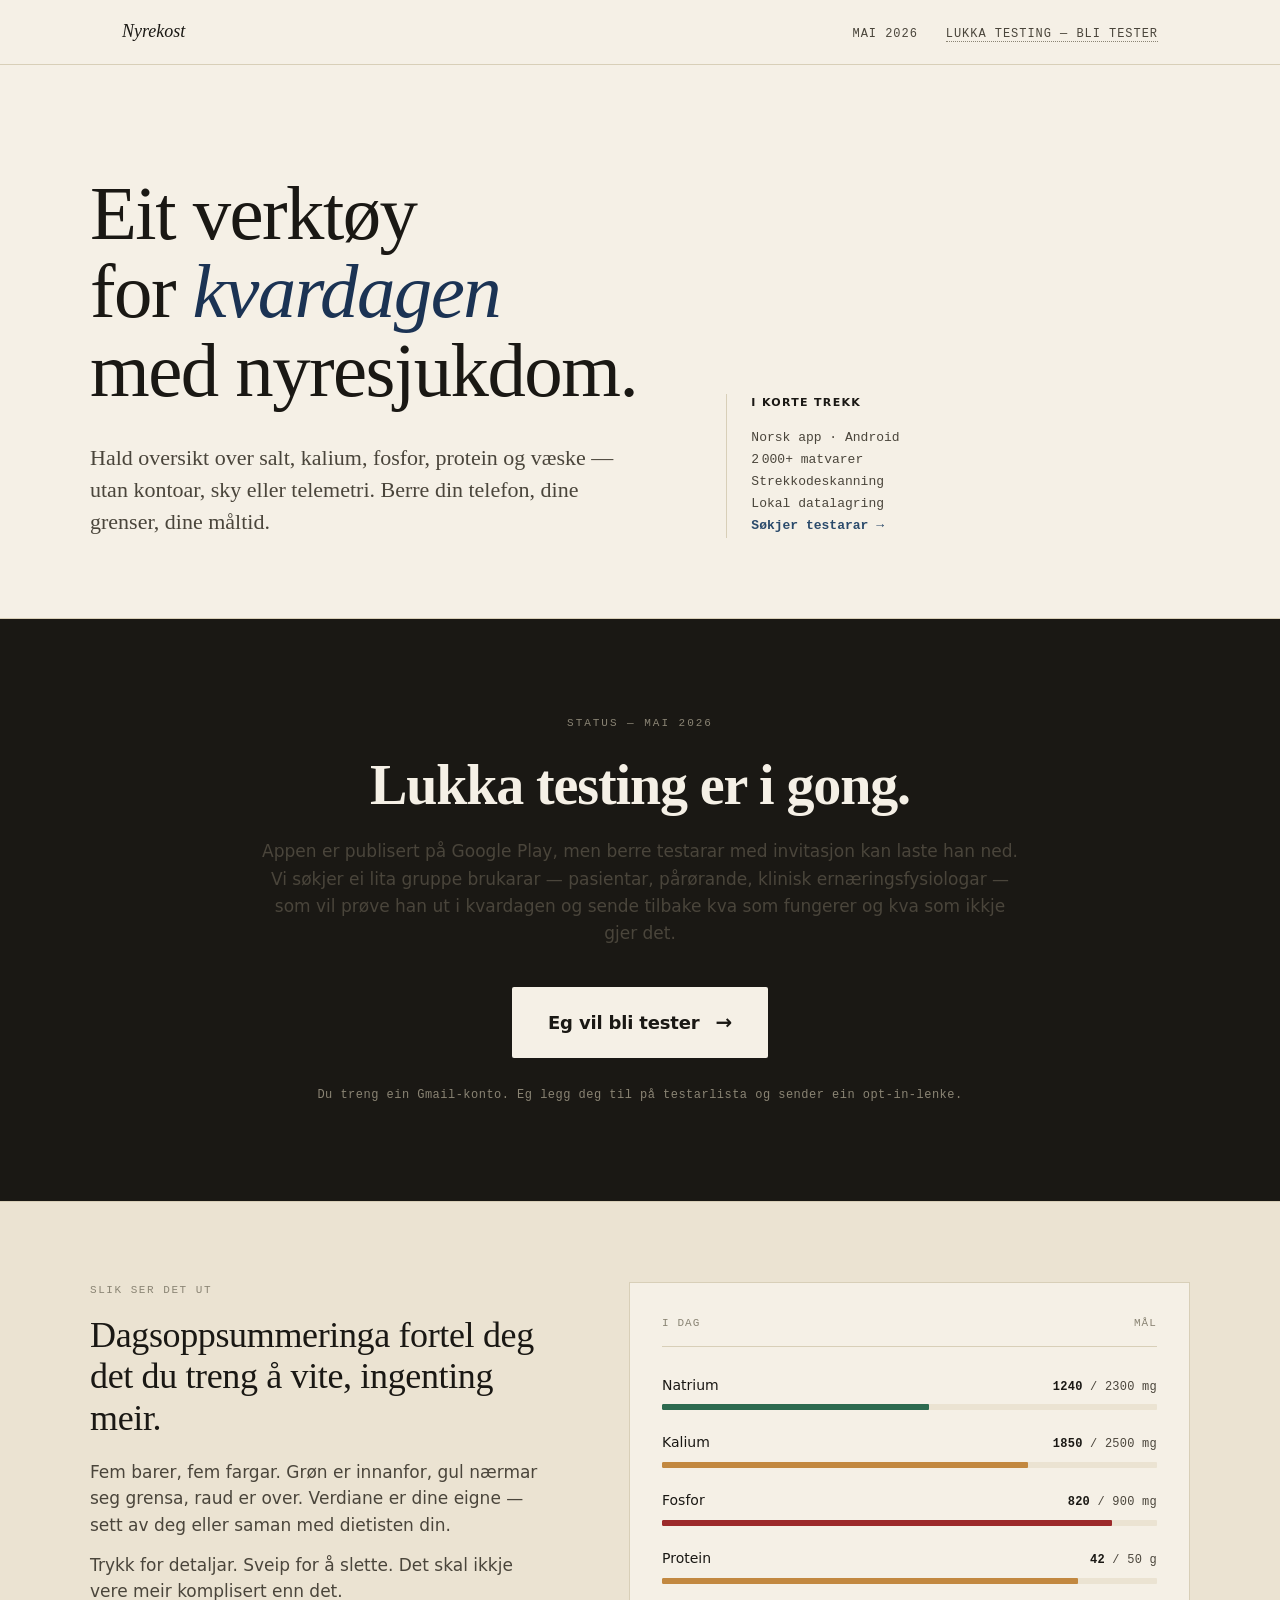
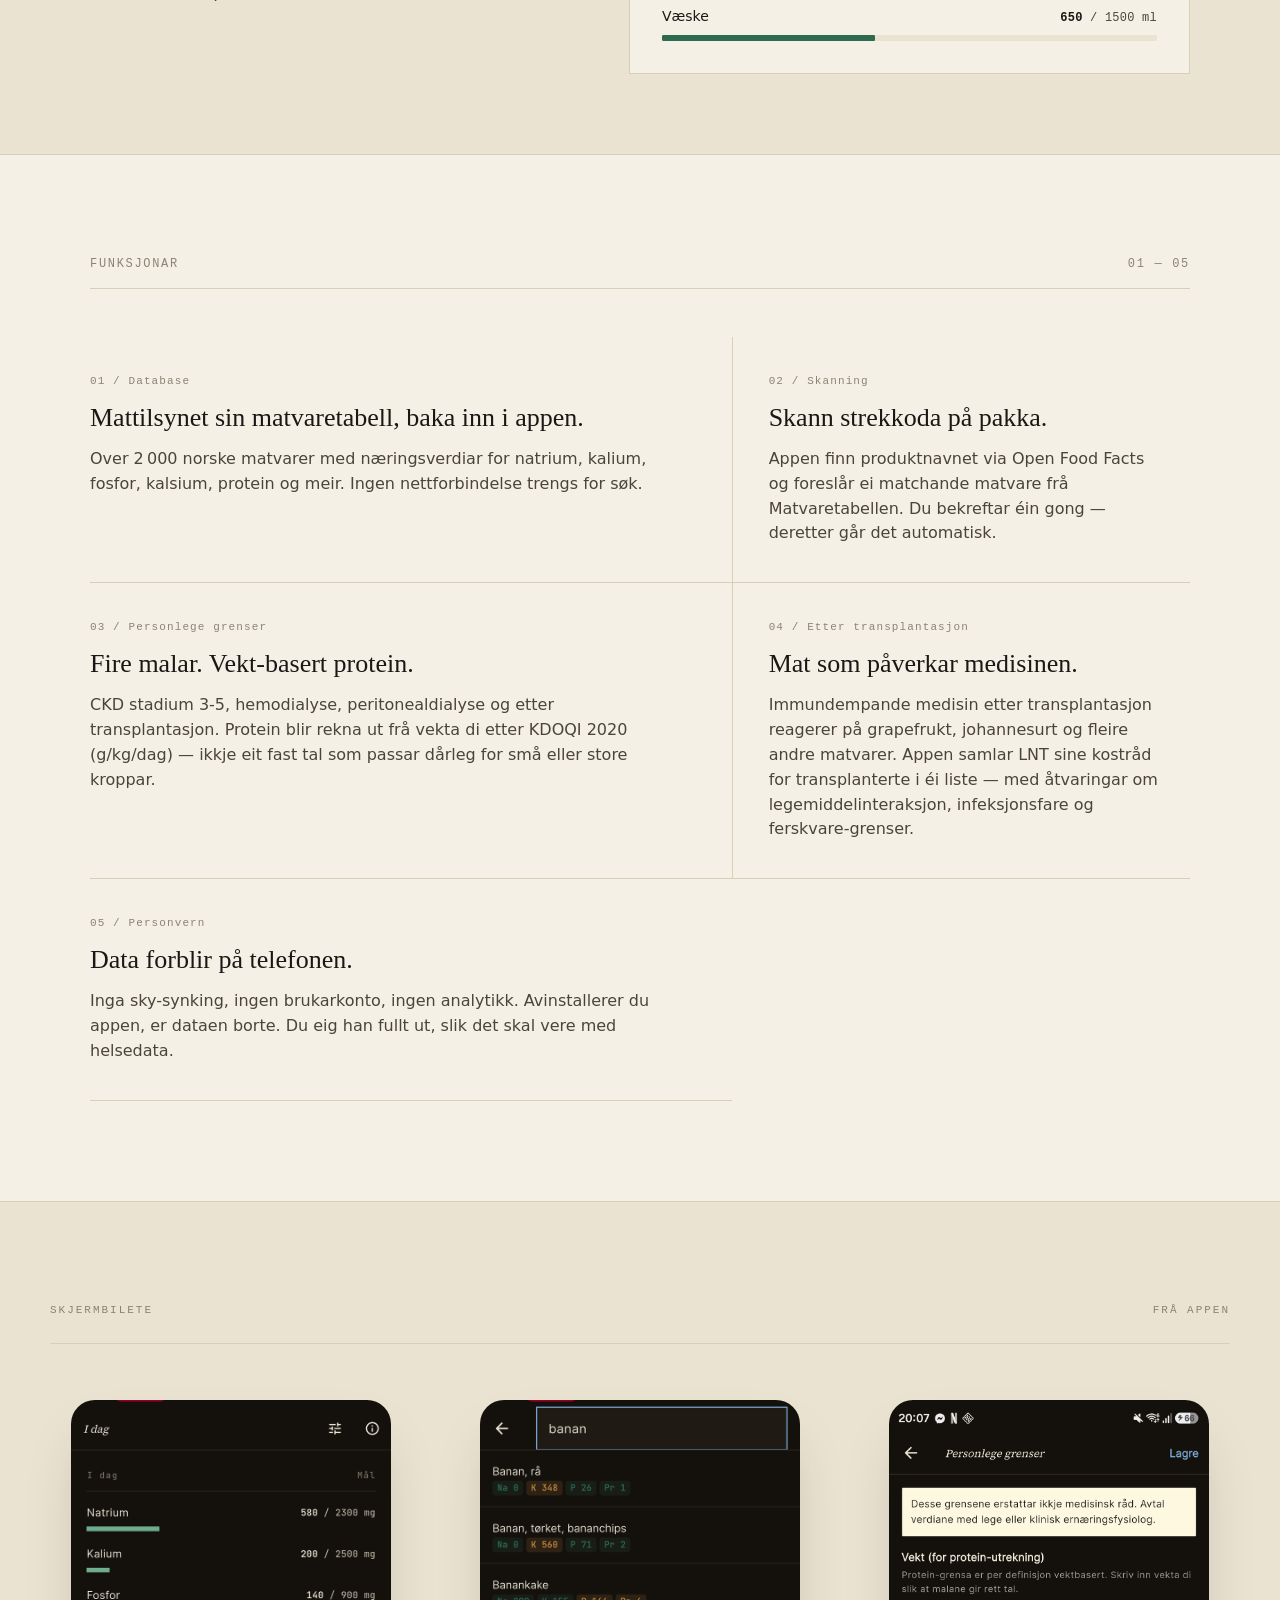
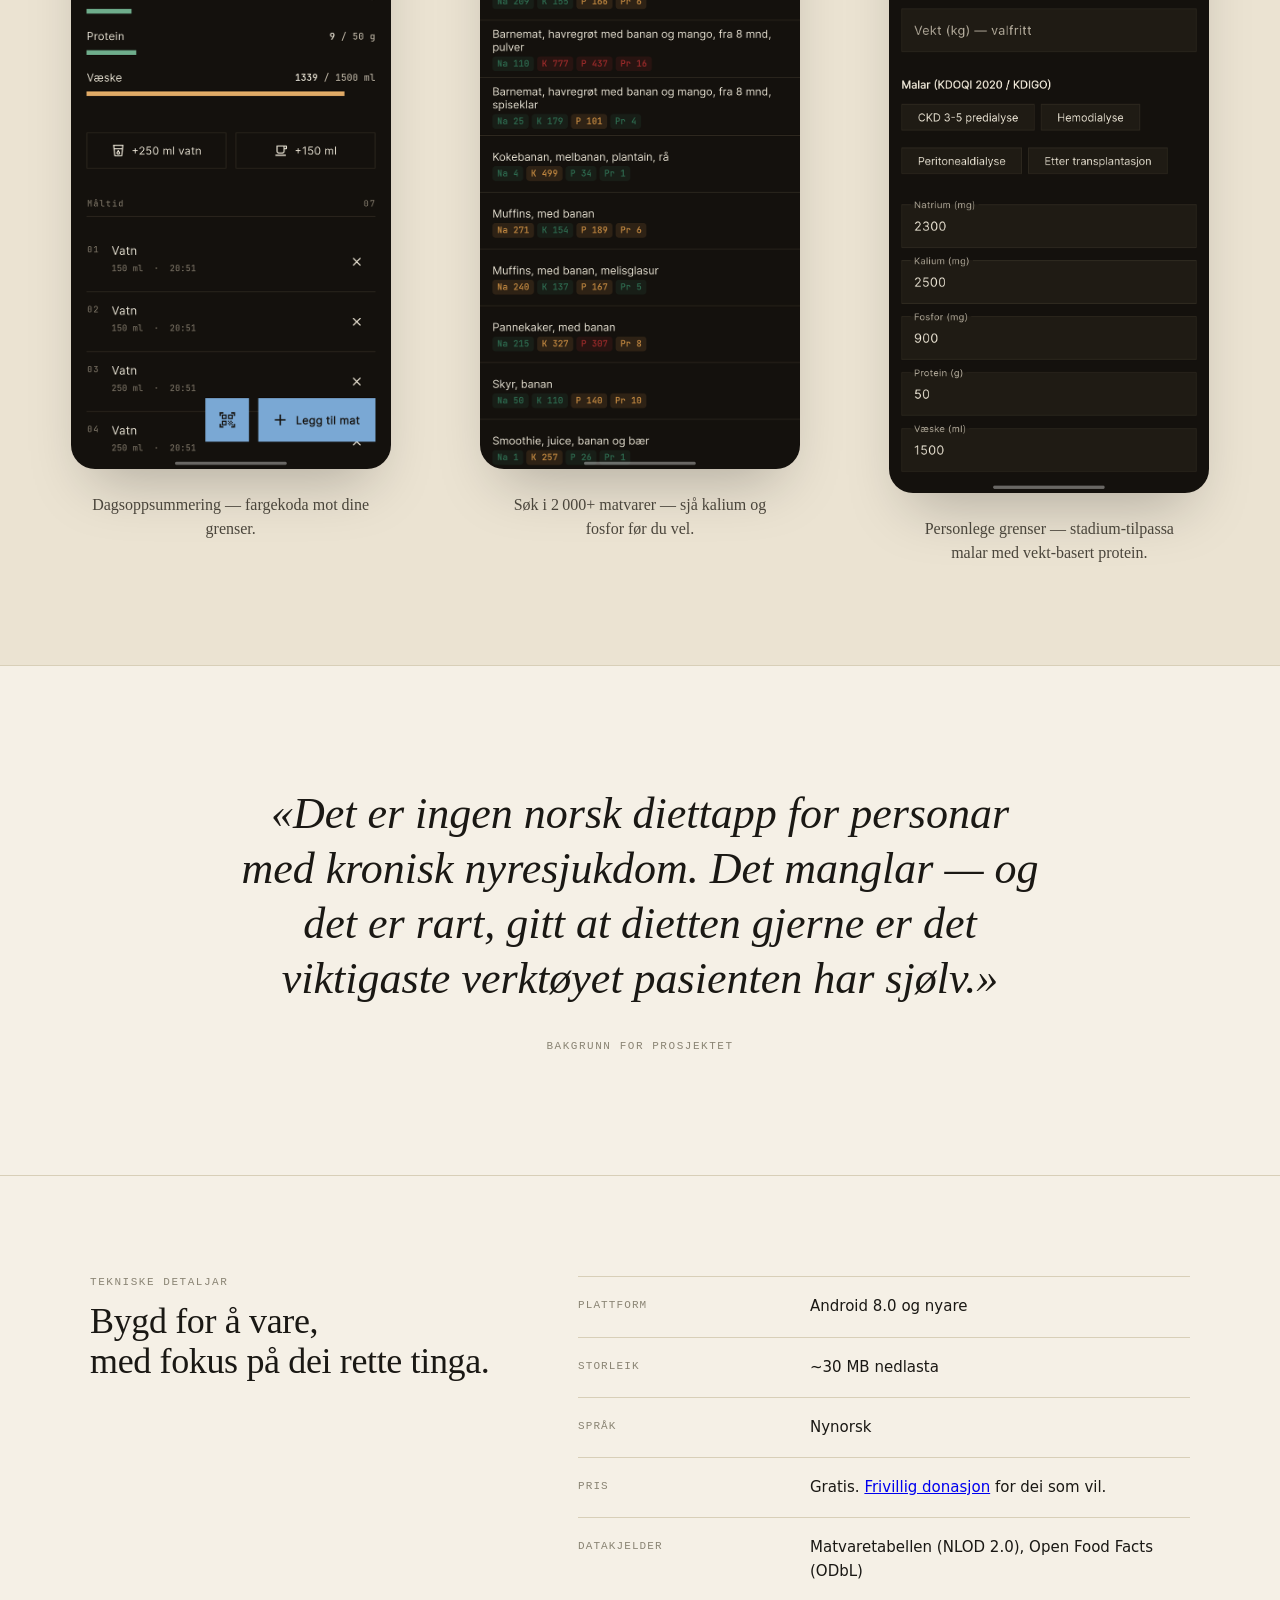
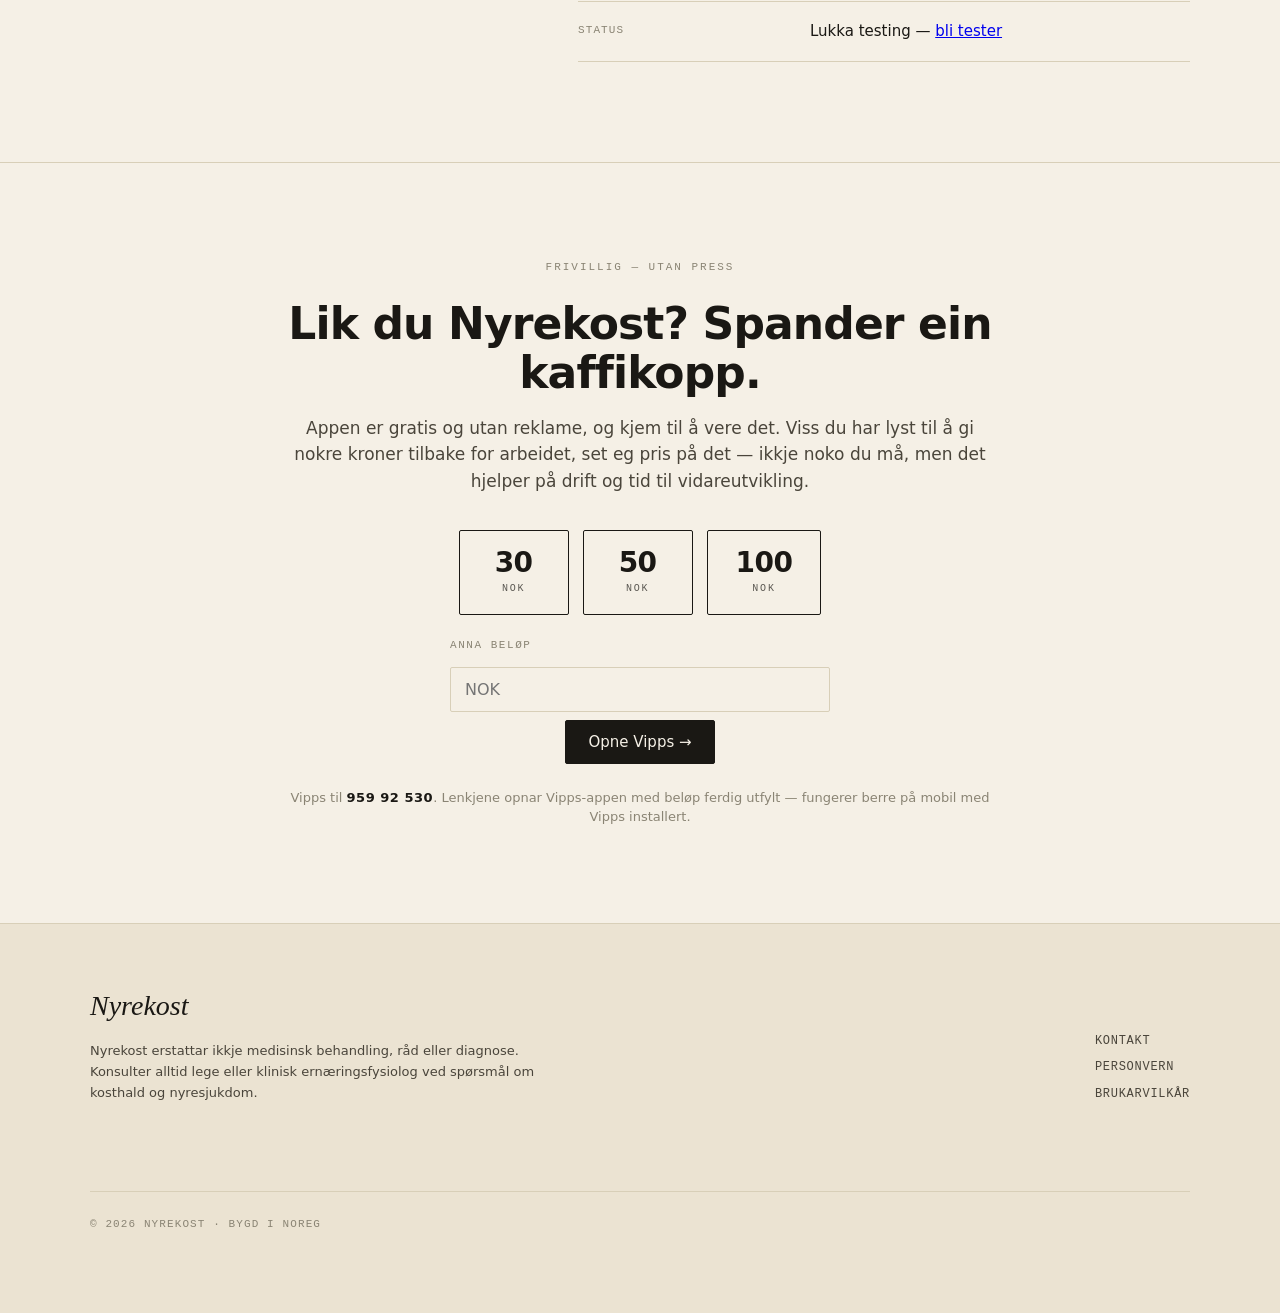
<file: index.html>
<!doctype html>
<html lang="nn">
<head>
<meta charset="utf-8">
<meta name="viewport" content="width=device-width, initial-scale=1">
<title>Nyrekost — eit verktøy for kvardagen med kronisk nyresjukdom</title>
<meta name="description" content="Spor salt, kalium, fosfor, protein og væske. Lokalt på telefonen. Norske matvarer.">
<meta property="og:title" content="Nyrekost">
<meta property="og:description" content="Eit verktøy for kvardagen med kronisk nyresjukdom.">
<link rel="stylesheet" href="styles.css">
</head>
<body>

<header class="strip">
  <div class="strip-inner">
    <span class="brand">Nyrekost</span>
    <span class="meta">
      <span>Mai 2026</span>
      <span><a href="#bli-tester" class="strip-link">Lukka testing — bli tester</a></span>
    </span>
  </div>
</header>

<section class="hero">
  <div class="hero-inner">
    <div>
      <h1>Eit verktøy<br>for <em>kvardagen</em><br>med nyresjukdom.</h1>
      <p class="lede">Hald oversikt over salt, kalium, fosfor, protein og væske &mdash; utan kontoar, sky eller telemetri. Berre din telefon, dine grenser, dine måltid.</p>
    </div>
    <aside class="hero-side">
      <strong>I korte trekk</strong>
      Norsk app · Android<br>
      2&thinsp;000+ matvarer<br>
      Strekkodeskanning<br>
      Lokal datalagring<br>
      <a href="#bli-tester" class="hero-side-link">Søkjer testarar →</a>
    </aside>
  </div>
</section>

<section class="cta" id="bli-tester">
  <div class="cta-inner">
    <p class="cta-label">Status — mai 2026</p>
    <h2>Lukka testing er i gong.</h2>
    <p class="cta-text">
      Appen er publisert på Google Play, men berre testarar med invitasjon kan laste han ned. Vi søkjer ei lita gruppe brukarar &mdash; pasientar, pårørande, klinisk ernæringsfysiologar &mdash; som vil prøve han ut i kvardagen og sende tilbake kva som fungerer og kva som ikkje gjer det.
    </p>
    <a class="cta-btn" href="mailto:oysborch@gmail.com?subject=Eg%20vil%20bli%20Nyrekost-tester&body=Hei!%0A%0AEg%20vil%20gjerne%20bli%20med%20i%20den%20lukka%20testinga%20av%20Nyrekost.%0A%0AGmail-adresse%20(må%20vere%20Google-konto%20for%20Play%20Store):%0A%0ALitt%20om%20meg%20(valfritt%20—%20har%20du%20CKD%20sjølv%2C%20er%20du%20pårørande%2C%20fagperson%20osv.)%3A%0A%0A">
      <span>Eg vil bli tester</span>
      <span class="cta-arrow" aria-hidden="true">→</span>
    </a>
    <p class="cta-fine">Du treng ein Gmail-konto. Eg legg deg til på testarlista og sender ein opt-in-lenke.</p>
  </div>
</section>

<section class="demo">
  <div class="demo-inner">
    <div class="demo-text">
      <p class="label">Slik ser det ut</p>
      <h2>Dagsoppsummeringa fortel deg det du treng å vite, ingenting meir.</h2>
      <p>Fem barer, fem fargar. Grøn er innanfor, gul nærmar seg grensa, raud er over. Verdiane er dine eigne &mdash; sett av deg eller saman med dietisten din.</p>
      <p>Trykk for detaljar. Sveip for å slette. Det skal ikkje vere meir komplisert enn det.</p>
    </div>
    <div class="bars" aria-hidden="true">
      <div class="bars-head">
        <span>I dag</span>
        <span>Mål</span>
      </div>
      <div class="bar-row">
        <div class="bar-meta"><span class="name">Natrium</span><span class="vals"><span class="now">1240</span> / 2300 mg</span></div>
        <div class="bar-track"><div class="bar-fill green" style="--w: 54%"></div></div>
      </div>
      <div class="bar-row">
        <div class="bar-meta"><span class="name">Kalium</span><span class="vals"><span class="now">1850</span> / 2500 mg</span></div>
        <div class="bar-track"><div class="bar-fill amber" style="--w: 74%"></div></div>
      </div>
      <div class="bar-row">
        <div class="bar-meta"><span class="name">Fosfor</span><span class="vals"><span class="now">820</span> / 900 mg</span></div>
        <div class="bar-track"><div class="bar-fill red" style="--w: 91%"></div></div>
      </div>
      <div class="bar-row">
        <div class="bar-meta"><span class="name">Protein</span><span class="vals"><span class="now">42</span> / 50 g</span></div>
        <div class="bar-track"><div class="bar-fill amber" style="--w: 84%"></div></div>
      </div>
      <div class="bar-row">
        <div class="bar-meta"><span class="name">Væske</span><span class="vals"><span class="now">650</span> / 1500 ml</span></div>
        <div class="bar-track"><div class="bar-fill green" style="--w: 43%"></div></div>
      </div>
    </div>
  </div>
</section>

<section class="editorial">
  <div class="editorial-inner">
    <div class="editorial-head">
      <span>Funksjonar</span>
      <span>01 — 05</span>
    </div>
    <div class="entry-grid">
      <article class="entry">
        <div class="num">01 / Database</div>
        <h3>Mattilsynet sin matvaretabell, baka inn i appen.</h3>
        <p>Over 2&thinsp;000 norske matvarer med næringsverdiar for natrium, kalium, fosfor, kalsium, protein og meir. Ingen nettforbindelse trengs for søk.</p>
      </article>
      <article class="entry">
        <div class="num">02 / Skanning</div>
        <h3>Skann strekkoda på pakka.</h3>
        <p>Appen finn produktnavnet via Open Food Facts og foreslår ei matchande matvare frå Matvaretabellen. Du bekreftar éin gong &mdash; deretter går det automatisk.</p>
      </article>
      <article class="entry">
        <div class="num">03 / Personlege grenser</div>
        <h3>Fire malar. Vekt-basert protein.</h3>
        <p>CKD stadium 3-5, hemodialyse, peritonealdialyse og etter transplantasjon. Protein blir rekna ut frå vekta di etter KDOQI 2020 (g/kg/dag) &mdash; ikkje eit fast tal som passar dårleg for små eller store kroppar.</p>
      </article>
      <article class="entry">
        <div class="num">04 / Etter transplantasjon</div>
        <h3>Mat som påverkar medisinen.</h3>
        <p>Immundempande medisin etter transplantasjon reagerer på grapefrukt, johannesurt og fleire andre matvarer. Appen samlar LNT sine kostråd for transplanterte i éi liste &mdash; med åtvaringar om legemiddelinteraksjon, infeksjonsfare og ferskvare-grenser.</p>
      </article>
      <article class="entry">
        <div class="num">05 / Personvern</div>
        <h3>Data forblir på telefonen.</h3>
        <p>Inga sky-synking, ingen brukarkonto, ingen analytikk. Avinstallerer du appen, er dataen borte. Du eig han fullt ut, slik det skal vere med helsedata.</p>
      </article>
    </div>
  </div>
</section>

<section class="screens">
  <div class="screens-inner">
    <div class="screens-head">
      <span>Skjermbilete</span>
      <span>Frå appen</span>
    </div>
    <div class="screens-grid">
      <figure class="screen">
        <img src="screens/home.png" alt="Dagsoppsummering med fem progress-barer for natrium, kalium, fosfor, protein og væske" loading="lazy" width="720" height="1505">
        <figcaption>Dagsoppsummering — fargekoda mot dine grenser.</figcaption>
      </figure>
      <figure class="screen">
        <img src="screens/search.png" alt="Søk i Matvaretabellen etter banan, med farga badges som viser kalium- og fosforinnhald" loading="lazy" width="720" height="1505">
        <figcaption>Søk i 2&thinsp;000+ matvarer — sjå kalium og fosfor før du vel.</figcaption>
      </figure>
      <figure class="screen">
        <img src="screens/grenser.png" alt="Personlege grenser med stadium-tilpassa malar — CKD 3-5 predialyse, hemodialyse, peritonealdialyse og etter transplantasjon" loading="lazy" width="720" height="1505">
        <figcaption>Personlege grenser — stadium-tilpassa malar med vekt-basert protein.</figcaption>
      </figure>
    </div>
  </div>
</section>

<section class="pull">
  <div class="pull-inner">
    <q>Det er ingen norsk diettapp for personar med kronisk nyresjukdom. Det manglar — og det er rart, gitt at dietten gjerne er det viktigaste verktøyet pasienten har sjølv.</q>
    <span class="src">Bakgrunn for prosjektet</span>
  </div>
</section>

<section class="spec">
  <div class="spec-inner">
    <h2><small>Tekniske detaljar</small>Bygd for å vare,<br>med fokus på dei rette tinga.</h2>
    <dl>
      <div><dt>Plattform</dt><dd>Android 8.0 og nyare</dd></div>
      <div><dt>Storleik</dt><dd>~30 MB nedlasta</dd></div>
      <div><dt>Språk</dt><dd>Nynorsk</dd></div>
      <div><dt>Pris</dt><dd>Gratis. <a href="#stott">Frivillig donasjon</a> for dei som vil.</dd></div>
      <div><dt>Datakjelder</dt><dd>Matvaretabellen (NLOD&nbsp;2.0), Open Food Facts (ODbL)</dd></div>
      <div><dt>Status</dt><dd>Lukka testing — <a href="#bli-tester">bli tester</a></dd></div>
    </dl>
  </div>
</section>

<section class="support" id="stott">
  <div class="support-inner">
    <p class="support-label">Frivillig — utan press</p>
    <h2>Lik du Nyrekost? Spander ein kaffikopp.</h2>
    <p class="support-text">
      Appen er gratis og utan reklame, og kjem til å vere det. Viss du har lyst til å gi nokre kroner tilbake for arbeidet, set eg pris på det &mdash; ikkje noko du må, men det hjelper på drift og tid til vidareutvikling.
    </p>
    <div class="support-amounts" role="group" aria-label="Føreslåtte beløp">
      <a class="support-btn" href="https://qr.vipps.no/28/2/01/031/4795992530?v=1&amp;m=Nyrekost&amp;a=3000">
        <span class="support-num">30</span>
        <span class="support-unit">NOK</span>
      </a>
      <a class="support-btn" href="https://qr.vipps.no/28/2/01/031/4795992530?v=1&amp;m=Nyrekost&amp;a=5000">
        <span class="support-num">50</span>
        <span class="support-unit">NOK</span>
      </a>
      <a class="support-btn" href="https://qr.vipps.no/28/2/01/031/4795992530?v=1&amp;m=Nyrekost&amp;a=10000">
        <span class="support-num">100</span>
        <span class="support-unit">NOK</span>
      </a>
    </div>
    <form class="support-custom" id="support-custom" onsubmit="return openVippsCustom(event)">
      <label for="support-amount">Anna beløp</label>
      <input id="support-amount" type="number" min="1" step="1" inputmode="numeric" placeholder="NOK" required>
      <button type="submit">Opne Vipps →</button>
    </form>
    <p class="support-fine">
      Vipps&nbsp;til&nbsp;<strong>959&nbsp;92&nbsp;530</strong>. Lenkjene opnar Vipps-appen med beløp ferdig utfylt &mdash; fungerer berre på mobil med Vipps installert.
    </p>
  </div>
</section>

<footer class="foot">
  <div class="foot-inner">
    <div>
      <div class="brand">Nyrekost</div>
      <p class="disc">
        Nyrekost erstattar ikkje medisinsk behandling, råd eller diagnose. Konsulter alltid lege eller klinisk ernæringsfysiolog ved spørsmål om kosthald og nyresjukdom.
      </p>
    </div>
    <nav>
      <a href="mailto:oysborch@gmail.com">Kontakt</a>
      <a href="privacy.html">Personvern</a>
      <a href="terms.html">Brukarvilkår</a>
    </nav>
    <div class="copy">© 2026 Nyrekost · Bygd i Noreg</div>
  </div>
</footer>

<script>
(function () {
  var bars = document.querySelector('.bars');
  if (!bars) return;
  if (!('IntersectionObserver' in window)) {
    bars.classList.add('in-view');
    return;
  }
  var io = new IntersectionObserver(function (entries) {
    entries.forEach(function (e) {
      if (e.isIntersecting) {
        bars.classList.add('in-view');
        io.disconnect();
      }
    });
  }, { threshold: 0.35 });
  io.observe(bars);
})();

function openVippsCustom(e) {
  e.preventDefault();
  var input = document.getElementById('support-amount');
  var nok = parseInt(input.value, 10);
  if (!nok || nok < 1) return false;
  var ore = nok * 100;
  window.location.href =
    'https://qr.vipps.no/28/2/01/031/4795992530?v=1&m=Nyrekost&a=' + ore;
  return false;
}
</script>

</body>
</html>
</file>
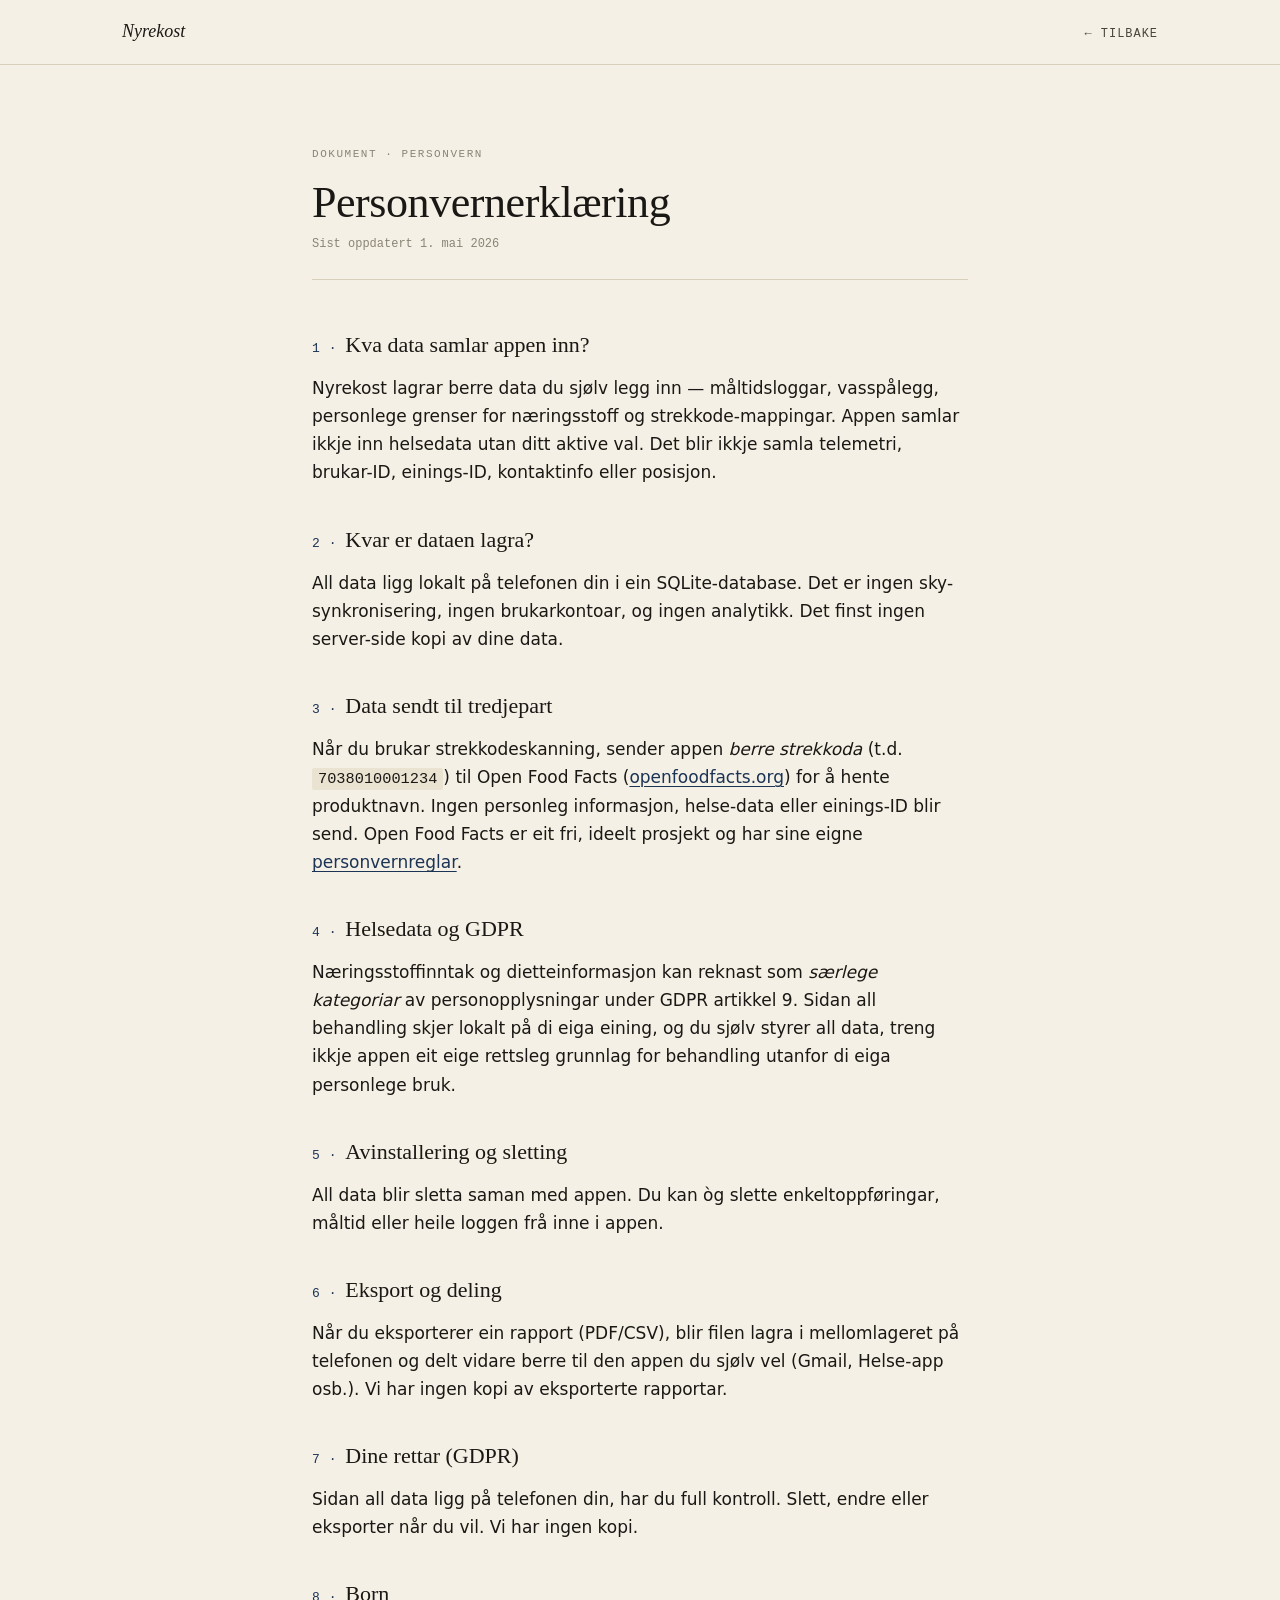
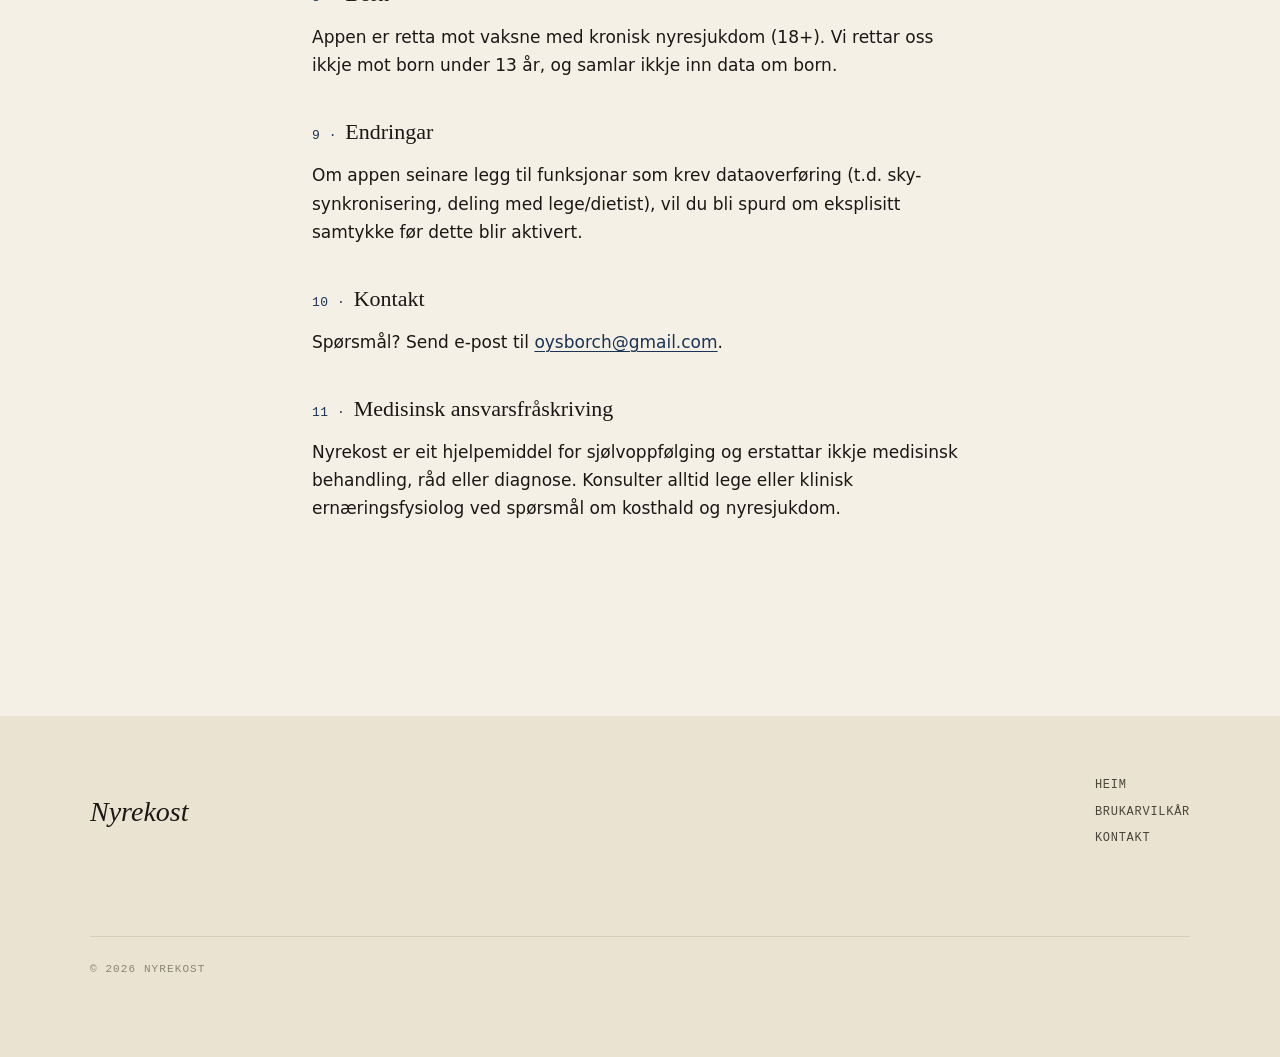
<file: privacy.html>
<!doctype html>
<html lang="nn">
<head>
<meta charset="utf-8">
<meta name="viewport" content="width=device-width, initial-scale=1">
<title>Personvern — Nyrekost</title>
<link rel="stylesheet" href="styles.css">
</head>
<body>

<header class="strip">
  <div class="strip-inner">
    <span class="brand"><a href="index.html" style="color:inherit;text-decoration:none">Nyrekost</a></span>
    <span class="meta">
      <a href="index.html" style="color:inherit;text-decoration:none">← Tilbake</a>
    </span>
  </div>
</header>

<article class="doc">
  <p class="kicker">Dokument · Personvern</p>
  <h1>Personvernerklæring</h1>
  <p class="updated">Sist oppdatert 1. mai 2026</p>

  <h2>Kva data samlar appen inn?</h2>
  <p>Nyrekost lagrar berre data du sjølv legg inn — måltidsloggar, vasspålegg, personlege grenser for næringsstoff og strekkode-mappingar. Appen samlar ikkje inn helsedata utan ditt aktive val. Det blir ikkje samla telemetri, brukar-ID, einings-ID, kontaktinfo eller posisjon.</p>

  <h2>Kvar er dataen lagra?</h2>
  <p>All data ligg lokalt på telefonen din i ein SQLite-database. Det er ingen sky-synkronisering, ingen brukarkontoar, og ingen analytikk. Det finst ingen server-side kopi av dine data.</p>

  <h2>Data sendt til tredjepart</h2>
  <p>Når du brukar strekkodeskanning, sender appen <em>berre strekkoda</em> (t.d. <code>7038010001234</code>) til Open Food Facts (<a href="https://world.openfoodfacts.org/">openfoodfacts.org</a>) for å hente produktnavn. Ingen personleg informasjon, helse-data eller einings-ID blir send. Open Food Facts er eit fri, ideelt prosjekt og har sine eigne <a href="https://world.openfoodfacts.org/privacy">personvernreglar</a>.</p>

  <h2>Helsedata og GDPR</h2>
  <p>Næringsstoffinntak og dietteinformasjon kan reknast som <em>særlege kategoriar</em> av personopplysningar under GDPR artikkel 9. Sidan all behandling skjer lokalt på di eiga eining, og du sjølv styrer all data, treng ikkje appen eit eige rettsleg grunnlag for behandling utanfor di eiga personlege bruk.</p>

  <h2>Avinstallering og sletting</h2>
  <p>All data blir sletta saman med appen. Du kan òg slette enkeltoppføringar, måltid eller heile loggen frå inne i appen.</p>

  <h2>Eksport og deling</h2>
  <p>Når du eksporterer ein rapport (PDF/CSV), blir filen lagra i mellomlageret på telefonen og delt vidare berre til den appen du sjølv vel (Gmail, Helse-app osb.). Vi har ingen kopi av eksporterte rapportar.</p>

  <h2>Dine rettar (GDPR)</h2>
  <p>Sidan all data ligg på telefonen din, har du full kontroll. Slett, endre eller eksporter når du vil. Vi har ingen kopi.</p>

  <h2>Born</h2>
  <p>Appen er retta mot vaksne med kronisk nyresjukdom (18+). Vi rettar oss ikkje mot born under 13 år, og samlar ikkje inn data om born.</p>

  <h2>Endringar</h2>
  <p>Om appen seinare legg til funksjonar som krev dataoverføring (t.d. sky-synkronisering, deling med lege/dietist), vil du bli spurd om eksplisitt samtykke før dette blir aktivert.</p>

  <h2>Kontakt</h2>
  <p>Spørsmål? Send e-post til <a href="mailto:oysborch@gmail.com">oysborch@gmail.com</a>.</p>

  <h2>Medisinsk ansvarsfråskriving</h2>
  <p>Nyrekost er eit hjelpemiddel for sjølvoppfølging og erstattar ikkje medisinsk behandling, råd eller diagnose. Konsulter alltid lege eller klinisk ernæringsfysiolog ved spørsmål om kosthald og nyresjukdom.</p>
</article>

<footer class="foot">
  <div class="foot-inner">
    <div>
      <div class="brand">Nyrekost</div>
    </div>
    <nav>
      <a href="index.html">Heim</a>
      <a href="terms.html">Brukarvilkår</a>
      <a href="mailto:oysborch@gmail.com">Kontakt</a>
    </nav>
    <div class="copy">© 2026 Nyrekost</div>
  </div>
</footer>

</body>
</html>
</file>
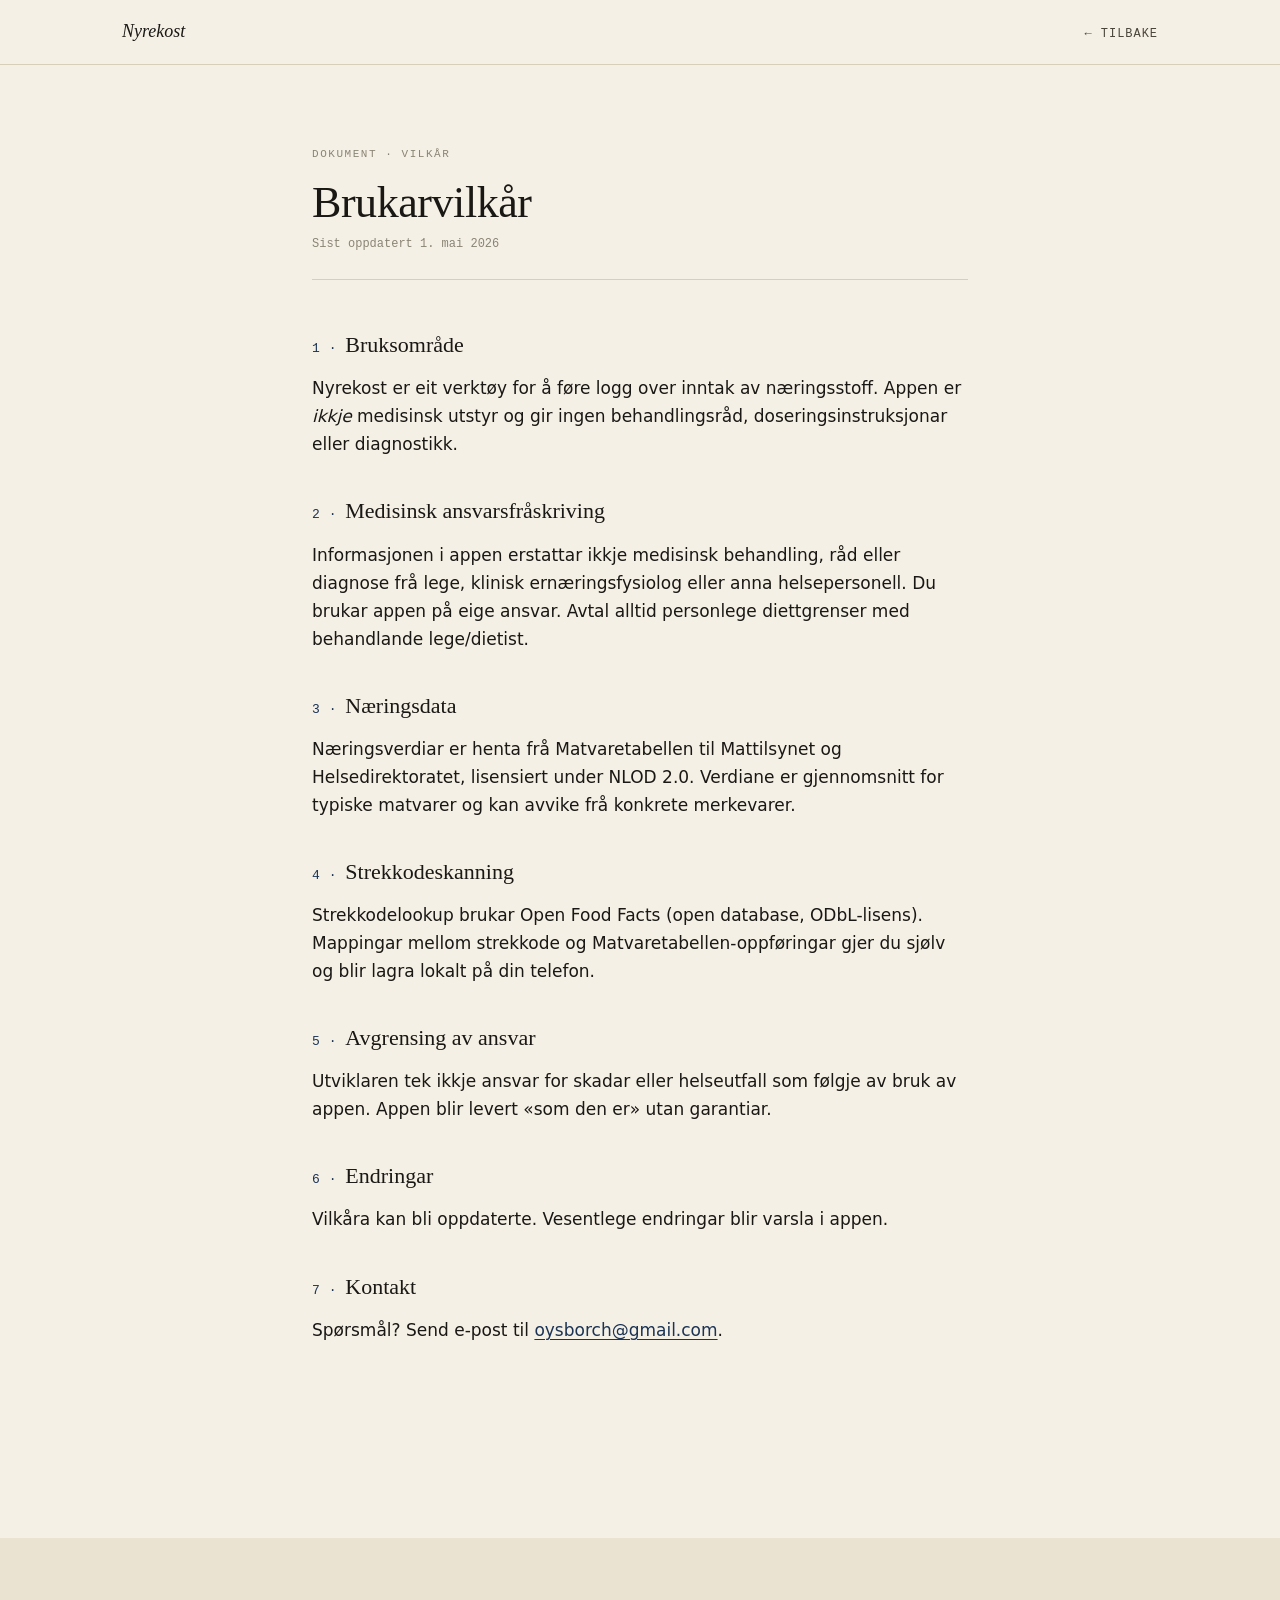
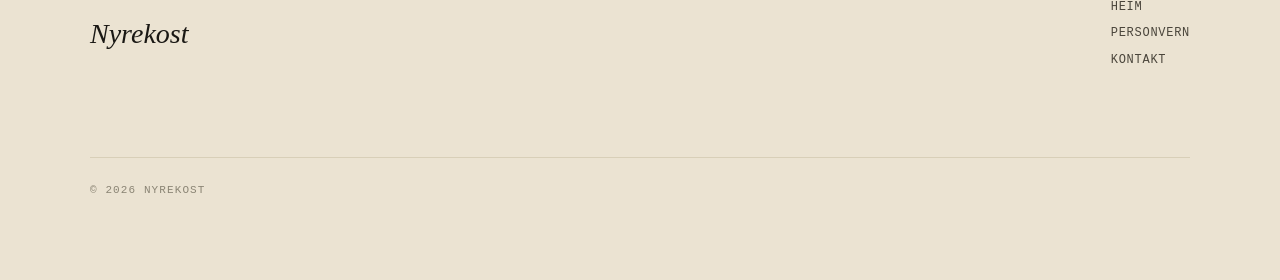
<file: terms.html>
<!doctype html>
<html lang="nn">
<head>
<meta charset="utf-8">
<meta name="viewport" content="width=device-width, initial-scale=1">
<title>Brukarvilkår — Nyrekost</title>
<link rel="stylesheet" href="styles.css">
</head>
<body>

<header class="strip">
  <div class="strip-inner">
    <span class="brand"><a href="index.html" style="color:inherit;text-decoration:none">Nyrekost</a></span>
    <span class="meta">
      <a href="index.html" style="color:inherit;text-decoration:none">← Tilbake</a>
    </span>
  </div>
</header>

<article class="doc">
  <p class="kicker">Dokument · Vilkår</p>
  <h1>Brukarvilkår</h1>
  <p class="updated">Sist oppdatert 1. mai 2026</p>

  <h2>Bruksområde</h2>
  <p>Nyrekost er eit verktøy for å føre logg over inntak av næringsstoff. Appen er <em>ikkje</em> medisinsk utstyr og gir ingen behandlingsråd, doseringsinstruksjonar eller diagnostikk.</p>

  <h2>Medisinsk ansvarsfråskriving</h2>
  <p>Informasjonen i appen erstattar ikkje medisinsk behandling, råd eller diagnose frå lege, klinisk ernæringsfysiolog eller anna helsepersonell. Du brukar appen på eige ansvar. Avtal alltid personlege diettgrenser med behandlande lege/dietist.</p>

  <h2>Næringsdata</h2>
  <p>Næringsverdiar er henta frå Matvaretabellen til Mattilsynet og Helsedirektoratet, lisensiert under NLOD 2.0. Verdiane er gjennomsnitt for typiske matvarer og kan avvike frå konkrete merkevarer.</p>

  <h2>Strekkodeskanning</h2>
  <p>Strekkodelookup brukar Open Food Facts (open database, ODbL-lisens). Mappingar mellom strekkode og Matvaretabellen-oppføringar gjer du sjølv og blir lagra lokalt på din telefon.</p>

  <h2>Avgrensing av ansvar</h2>
  <p>Utviklaren tek ikkje ansvar for skadar eller helseutfall som følgje av bruk av appen. Appen blir levert «som den er» utan garantiar.</p>

  <h2>Endringar</h2>
  <p>Vilkåra kan bli oppdaterte. Vesentlege endringar blir varsla i appen.</p>

  <h2>Kontakt</h2>
  <p>Spørsmål? Send e-post til <a href="mailto:oysborch@gmail.com">oysborch@gmail.com</a>.</p>
</article>

<footer class="foot">
  <div class="foot-inner">
    <div>
      <div class="brand">Nyrekost</div>
    </div>
    <nav>
      <a href="index.html">Heim</a>
      <a href="privacy.html">Personvern</a>
      <a href="mailto:oysborch@gmail.com">Kontakt</a>
    </nav>
    <div class="copy">© 2026 Nyrekost</div>
  </div>
</footer>

</body>
</html>
</file>
<file: styles.css>
:root {
  --paper: #F5F0E6;
  --paper-deep: #EBE3D2;
  --ink: #1A1814;
  --ink-soft: #4A453B;
  --ink-faint: #8A8474;
  --rule: #D8CFB8;

  --green: #2D6A4F;
  --amber: #C28840;
  --red: #9C2A2A;

  --accent: #2A4A6B;
  --accent-deep: #1B3354;

  --serif: "Charter", "Iowan Old Style", "Source Serif Pro", "Georgia", serif;
  --sans: -apple-system, BlinkMacSystemFont, "Inter", "Segoe UI", system-ui, sans-serif;
  --mono: "SF Mono", "JetBrains Mono", "Cascadia Code", "Consolas", monospace;
}

@media (prefers-color-scheme: dark) {
  :root {
    --paper: #14110D;
    --paper-deep: #1F1B14;
    --ink: #F0E9D9;
    --ink-soft: #B8B0A0;
    --ink-faint: #7A7264;
    --rule: #2F2A20;

    --green: #6FAE8C;
    --amber: #E0AA66;
    --red: #D26B6B;

    --accent: #7AA8D4;
    --accent-deep: #5A87B0;
  }
}

* { box-sizing: border-box; margin: 0; padding: 0; }

html {
  background: var(--paper);
}

body {
  font-family: var(--sans);
  font-size: 17px;
  line-height: 1.55;
  color: var(--ink);
  background: var(--paper);
  -webkit-font-smoothing: antialiased;
  text-rendering: optimizeLegibility;
}

::selection {
  background: var(--ink);
  color: var(--paper);
}

/* ========== Top strip ========== */

.strip {
  border-bottom: 1px solid var(--rule);
  padding: 18px 0;
  background: var(--paper);
}

.strip-inner {
  max-width: 1100px;
  margin: 0 auto;
  padding: 0 32px;
  display: flex;
  justify-content: space-between;
  align-items: baseline;
  font-family: var(--mono);
  font-size: 12px;
  letter-spacing: 0.08em;
  text-transform: uppercase;
  color: var(--ink-soft);
}

.strip-inner .brand {
  font-family: var(--serif);
  font-size: 18px;
  font-style: italic;
  font-weight: 500;
  text-transform: none;
  letter-spacing: 0;
  color: var(--ink);
}

.strip-inner .meta {
  display: flex;
  gap: 28px;
}

/* ========== Hero ========== */

.hero {
  padding: 110px 32px 80px;
  border-bottom: 1px solid var(--rule);
}

.hero-inner {
  max-width: 1100px;
  margin: 0 auto;
  display: grid;
  grid-template-columns: 1.2fr 1fr;
  gap: 80px;
  align-items: end;
}

.hero h1 {
  font-family: var(--serif);
  font-weight: 500;
  font-size: clamp(44px, 6vw, 78px);
  line-height: 1.02;
  letter-spacing: -0.02em;
  color: var(--ink);
}

.hero h1 em {
  font-style: italic;
  color: var(--accent-deep);
}

.hero .lede {
  margin-top: 32px;
  font-family: var(--serif);
  font-size: 22px;
  line-height: 1.45;
  color: var(--ink-soft);
  max-width: 540px;
}

.hero-side {
  font-family: var(--mono);
  font-size: 13px;
  line-height: 1.7;
  color: var(--ink-soft);
  border-left: 1px solid var(--rule);
  padding-left: 24px;
}

.hero-side strong {
  display: block;
  color: var(--ink);
  font-family: var(--sans);
  font-weight: 600;
  font-size: 11px;
  letter-spacing: 0.12em;
  text-transform: uppercase;
  margin-bottom: 14px;
}

/* ========== CTA — bli tester ========== */

.cta {
  padding: 96px 32px;
  background: var(--ink);
  color: var(--paper);
  border-bottom: 1px solid var(--rule);
}

.cta-inner {
  max-width: 760px;
  margin: 0 auto;
  text-align: center;
}

.cta-label {
  font-family: var(--mono);
  font-size: 11px;
  letter-spacing: 0.18em;
  text-transform: uppercase;
  color: var(--ink-faint);
  margin-bottom: 24px;
}

.cta-inner h2 {
  font-family: var(--serif);
  font-weight: 600;
  font-size: clamp(36px, 5vw, 56px);
  line-height: 1.05;
  letter-spacing: -0.02em;
  color: var(--paper);
  margin-bottom: 24px;
}

.cta-text {
  font-size: 17px;
  line-height: 1.6;
  color: var(--ink-soft);
  margin-bottom: 40px;
}

@media (prefers-color-scheme: dark) {
  .cta-text { color: var(--paper); opacity: 0.78; }
}

.cta-btn {
  display: inline-flex;
  align-items: center;
  gap: 16px;
  padding: 20px 36px;
  background: var(--paper);
  color: var(--ink);
  font-family: var(--sans);
  font-weight: 600;
  font-size: 18px;
  letter-spacing: -0.01em;
  text-decoration: none;
  border-radius: 2px;
  transition: transform 0.15s ease, background 0.15s ease;
}

.cta-btn:hover {
  background: var(--paper-deep);
  transform: translateY(-1px);
}

.cta-arrow {
  font-size: 20px;
  transition: transform 0.15s ease;
}

.cta-btn:hover .cta-arrow {
  transform: translateX(4px);
}

.cta-fine {
  margin-top: 28px;
  font-family: var(--mono);
  font-size: 12px;
  letter-spacing: 0.04em;
  color: var(--ink-faint);
}

.strip-link {
  color: inherit;
  text-decoration: none;
  border-bottom: 1px dotted var(--ink-faint);
}

.strip-link:hover {
  border-bottom-color: var(--ink);
}

.hero-side-link {
  color: var(--accent);
  text-decoration: none;
  font-weight: 600;
}

.hero-side-link:hover {
  text-decoration: underline;
}

/* ========== Demo panel — visual centerpiece ========== */

.demo {
  padding: 80px 32px;
  background: var(--paper-deep);
  border-bottom: 1px solid var(--rule);
}

.demo-inner {
  max-width: 1100px;
  margin: 0 auto;
  display: grid;
  grid-template-columns: 0.9fr 1.1fr;
  gap: 80px;
  align-items: start;
}

.demo-text .label {
  font-family: var(--mono);
  font-size: 11px;
  letter-spacing: 0.14em;
  text-transform: uppercase;
  color: var(--ink-faint);
  margin-bottom: 16px;
}

.demo-text h2 {
  font-family: var(--serif);
  font-weight: 500;
  font-size: 36px;
  line-height: 1.15;
  letter-spacing: -0.01em;
  margin-bottom: 20px;
}

.demo-text p {
  color: var(--ink-soft);
  margin-bottom: 14px;
}

.bars {
  background: var(--paper);
  border: 1px solid var(--rule);
  padding: 32px;
}

.bars-head {
  display: flex;
  justify-content: space-between;
  font-family: var(--mono);
  font-size: 11px;
  letter-spacing: 0.1em;
  text-transform: uppercase;
  color: var(--ink-faint);
  margin-bottom: 28px;
  padding-bottom: 14px;
  border-bottom: 1px solid var(--rule);
}

.bar-row {
  margin-bottom: 22px;
}

.bar-row:last-child {
  margin-bottom: 0;
}

.bar-meta {
  display: flex;
  justify-content: space-between;
  align-items: baseline;
  margin-bottom: 8px;
}

.bar-meta .name {
  font-size: 14px;
  color: var(--ink);
}

.bar-meta .vals {
  font-family: var(--mono);
  font-size: 12px;
  color: var(--ink-soft);
  letter-spacing: 0.02em;
}

.bar-meta .vals .now {
  color: var(--ink);
  font-weight: 600;
}

.bar-track {
  height: 6px;
  background: var(--paper-deep);
  position: relative;
  overflow: hidden;
  border-radius: 1px;
}

.bar-fill {
  position: absolute;
  inset: 0 auto 0 0;
  width: 0;
  border-radius: 1px;
}

.bars.in-view .bar-fill {
  animation: bar-grow 1.6s cubic-bezier(0.16, 1, 0.3, 1) forwards;
}

.bar-fill.green { background: var(--green); }
.bar-fill.amber { background: var(--amber); }
.bar-fill.red   { background: var(--red); }

@keyframes bar-grow {
  to { width: var(--w); }
}

@media (prefers-reduced-motion: reduce) {
  .bars.in-view .bar-fill { animation: none; width: var(--w); }
}

/* ========== Editorial features ========== */

.editorial {
  padding: 100px 32px;
  border-bottom: 1px solid var(--rule);
}

.editorial-inner {
  max-width: 1100px;
  margin: 0 auto;
}

.editorial-head {
  font-family: var(--mono);
  font-size: 12px;
  letter-spacing: 0.14em;
  text-transform: uppercase;
  color: var(--ink-faint);
  margin-bottom: 48px;
  padding-bottom: 14px;
  border-bottom: 1px solid var(--rule);
  display: flex;
  justify-content: space-between;
}

.entry-grid {
  display: grid;
  grid-template-columns: repeat(12, 1fr);
  gap: 0;
}

.entry {
  padding: 36px 28px 36px 0;
  border-bottom: 1px solid var(--rule);
}

.entry:nth-child(odd) {
  grid-column: span 7;
  padding-right: 48px;
}

.entry:nth-child(even) {
  grid-column: span 5;
  padding-left: 36px;
  border-left: 1px solid var(--rule);
}

.entry .num {
  font-family: var(--mono);
  font-size: 11px;
  color: var(--ink-faint);
  letter-spacing: 0.1em;
  margin-bottom: 12px;
}

.entry h3 {
  font-family: var(--serif);
  font-weight: 500;
  font-size: 26px;
  line-height: 1.2;
  margin-bottom: 14px;
  color: var(--ink);
}

.entry p {
  color: var(--ink-soft);
  font-size: 16px;
  line-height: 1.55;
}

@media (max-width: 720px) {
  .entry:nth-child(odd),
  .entry:nth-child(even) {
    grid-column: span 12;
    padding: 28px 0;
    border-left: none;
  }
}

/* ========== Screens — real screenshots ========== */

.screens {
  padding: 100px 32px;
  background: var(--paper-deep);
  border-bottom: 1px solid var(--rule);
}

.screens-inner {
  max-width: 1180px;
  margin: 0 auto;
}

.screens-head {
  display: flex;
  justify-content: space-between;
  font-family: var(--mono);
  font-size: 11px;
  letter-spacing: 0.18em;
  text-transform: uppercase;
  color: var(--ink-faint);
  padding-bottom: 24px;
  border-bottom: 1px solid var(--rule);
  margin-bottom: 56px;
}

.screens-grid {
  display: grid;
  grid-template-columns: repeat(3, 1fr);
  gap: 48px;
}

.screen {
  margin: 0;
  display: flex;
  flex-direction: column;
  align-items: center;
}

.screen img {
  width: 100%;
  max-width: 320px;
  height: auto;
  display: block;
  background: var(--ink);
  border-radius: 24px;
  box-shadow: 0 30px 60px -20px rgba(0, 0, 0, 0.25);
}

.screen figcaption {
  margin-top: 24px;
  font-family: var(--serif);
  font-size: 16px;
  line-height: 1.5;
  color: var(--ink-soft);
  text-align: center;
  max-width: 280px;
}

@media (max-width: 800px) {
  .screens-grid {
    grid-template-columns: 1fr;
    gap: 64px;
  }
}

/* ========== Quote / pull ========== */

.pull {
  padding: 120px 32px;
  border-bottom: 1px solid var(--rule);
}

.pull-inner {
  max-width: 820px;
  margin: 0 auto;
  text-align: center;
}

.pull q {
  font-family: var(--serif);
  font-style: italic;
  font-weight: 400;
  font-size: clamp(28px, 4vw, 44px);
  line-height: 1.25;
  color: var(--ink);
  display: block;
  quotes: "«" "»";
}

.pull .src {
  display: block;
  margin-top: 32px;
  font-family: var(--mono);
  font-size: 11px;
  letter-spacing: 0.14em;
  text-transform: uppercase;
  color: var(--ink-faint);
}

/* ========== Spec table ========== */

.spec {
  padding: 100px 32px;
  border-bottom: 1px solid var(--rule);
}

.spec-inner {
  max-width: 1100px;
  margin: 0 auto;
  display: grid;
  grid-template-columns: 0.8fr 1.2fr;
  gap: 80px;
}

.spec h2 {
  font-family: var(--serif);
  font-weight: 500;
  font-size: 36px;
  line-height: 1.1;
  letter-spacing: -0.01em;
}

.spec h2 small {
  display: block;
  font-family: var(--mono);
  font-weight: normal;
  font-size: 11px;
  letter-spacing: 0.14em;
  text-transform: uppercase;
  color: var(--ink-faint);
  margin-bottom: 14px;
  letter-spacing: 0.14em;
}

.spec dl {
  font-size: 15px;
}

.spec dl > div {
  display: grid;
  grid-template-columns: 200px 1fr;
  gap: 32px;
  padding: 18px 0;
  border-bottom: 1px solid var(--rule);
}

.spec dl > div:first-child { border-top: 1px solid var(--rule); }

.spec dt {
  font-family: var(--mono);
  font-size: 11px;
  letter-spacing: 0.1em;
  text-transform: uppercase;
  color: var(--ink-faint);
  padding-top: 2px;
}

.spec dd {
  color: var(--ink);
}

@media (max-width: 720px) {
  .spec-inner {
    grid-template-columns: 1fr;
    gap: 40px;
  }
  .spec dl > div {
    grid-template-columns: 1fr;
    gap: 6px;
  }
}

/* ========== Støtt utviklaren ========== */

.support {
  padding: 96px 32px;
  background: var(--paper);
  border-bottom: 1px solid var(--rule);
}

.support-inner {
  max-width: 720px;
  margin: 0 auto;
  text-align: center;
}

.support-label {
  font-family: var(--mono);
  font-size: 11px;
  letter-spacing: 0.18em;
  text-transform: uppercase;
  color: var(--ink-faint);
  margin-bottom: 24px;
}

.support-inner h2 {
  font-size: clamp(28px, 4vw, 44px);
  line-height: 1.1;
  letter-spacing: -0.02em;
  margin-bottom: 18px;
  color: var(--ink);
}

.support-text {
  font-size: 17px;
  line-height: 1.55;
  color: var(--ink-soft);
  margin-bottom: 36px;
}

.support-amounts {
  display: flex;
  justify-content: center;
  gap: 14px;
  flex-wrap: wrap;
  margin-bottom: 22px;
}

.support-btn {
  display: inline-flex;
  flex-direction: column;
  align-items: center;
  justify-content: center;
  padding: 18px 28px;
  min-width: 110px;
  border: 1px solid var(--ink);
  background: var(--paper);
  color: var(--ink);
  text-decoration: none;
  transition: background 0.15s, color 0.15s, transform 0.1s;
  border-radius: 2px;
}

.support-btn:hover {
  background: var(--ink);
  color: var(--paper);
}

.support-btn:active {
  transform: translateY(1px);
}

.support-num {
  font-size: 28px;
  font-weight: 600;
  letter-spacing: -0.02em;
  line-height: 1;
}

.support-unit {
  font-family: var(--mono);
  font-size: 10px;
  letter-spacing: 0.18em;
  margin-top: 4px;
  opacity: 0.7;
}

.support-custom {
  display: flex;
  gap: 8px;
  justify-content: center;
  align-items: stretch;
  max-width: 380px;
  margin: 0 auto 24px;
  flex-wrap: wrap;
}

.support-custom label {
  width: 100%;
  font-family: var(--mono);
  font-size: 11px;
  letter-spacing: 0.14em;
  text-transform: uppercase;
  color: var(--ink-faint);
  text-align: left;
  margin-bottom: 4px;
}

.support-custom input {
  flex: 1 1 140px;
  padding: 12px 14px;
  font-size: 16px;
  border: 1px solid var(--rule);
  background: var(--paper);
  color: var(--ink);
  border-radius: 2px;
  font-family: inherit;
}

.support-custom input:focus {
  outline: none;
  border-color: var(--ink);
}

.support-custom button {
  padding: 12px 22px;
  background: var(--ink);
  color: var(--paper);
  border: 1px solid var(--ink);
  font-family: inherit;
  font-size: 15px;
  cursor: pointer;
  border-radius: 2px;
  transition: opacity 0.15s;
}

.support-custom button:hover {
  opacity: 0.85;
}

.support-fine {
  font-size: 13px;
  color: var(--ink-faint);
  line-height: 1.5;
  margin-top: 8px;
}

.support-fine strong {
  color: var(--ink);
  font-weight: 600;
  letter-spacing: 0.04em;
}

/* ========== Foot ========== */

.foot {
  padding: 60px 32px 80px;
  background: var(--paper-deep);
}

.foot-inner {
  max-width: 1100px;
  margin: 0 auto;
  display: grid;
  grid-template-columns: 1fr auto;
  gap: 40px;
  align-items: end;
}

.foot .brand {
  font-family: var(--serif);
  font-style: italic;
  font-size: 28px;
  color: var(--ink);
  margin-bottom: 14px;
}

.foot .disc {
  max-width: 480px;
  font-size: 13px;
  line-height: 1.6;
  color: var(--ink-soft);
}

.foot nav {
  display: flex;
  flex-direction: column;
  gap: 8px;
  font-family: var(--mono);
  font-size: 12px;
  letter-spacing: 0.06em;
  text-transform: uppercase;
}

.foot nav a {
  color: var(--ink-soft);
  text-decoration: none;
  transition: color 0.15s;
}

.foot nav a:hover {
  color: var(--ink);
}

.foot .copy {
  grid-column: 1 / -1;
  margin-top: 48px;
  padding-top: 24px;
  border-top: 1px solid var(--rule);
  font-family: var(--mono);
  font-size: 11px;
  letter-spacing: 0.1em;
  text-transform: uppercase;
  color: var(--ink-faint);
}

/* ========== Article pages (privacy + terms) ========== */

article.doc {
  max-width: 720px;
  margin: 80px auto;
  padding: 0 32px 100px;
}

article.doc .kicker {
  font-family: var(--mono);
  font-size: 11px;
  letter-spacing: 0.14em;
  text-transform: uppercase;
  color: var(--ink-faint);
  margin-bottom: 16px;
}

article.doc h1 {
  font-family: var(--serif);
  font-weight: 500;
  font-size: 44px;
  line-height: 1.1;
  letter-spacing: -0.01em;
  margin-bottom: 8px;
}

article.doc .updated {
  font-family: var(--mono);
  font-size: 12px;
  color: var(--ink-faint);
  margin-bottom: 48px;
  padding-bottom: 24px;
  border-bottom: 1px solid var(--rule);
}

article.doc h2 {
  font-family: var(--serif);
  font-weight: 500;
  font-size: 22px;
  margin: 36px 0 12px;
  color: var(--ink);
}

article.doc h2::before {
  content: counter(section) " · ";
  counter-increment: section;
  font-family: var(--mono);
  font-size: 13px;
  font-weight: 500;
  color: var(--accent-deep);
  letter-spacing: 0.04em;
}

article.doc {
  counter-reset: section;
}

article.doc p {
  color: var(--ink);
  margin-bottom: 14px;
  line-height: 1.65;
}

article.doc a {
  color: var(--accent-deep);
  text-decoration: underline;
  text-decoration-thickness: 1px;
  text-underline-offset: 3px;
}

article.doc code {
  font-family: var(--mono);
  font-size: 0.9em;
  background: var(--paper-deep);
  padding: 2px 6px;
  border-radius: 2px;
}

@media (prefers-color-scheme: dark) {
  article.doc a { color: var(--accent); }
}

@media (max-width: 720px) {
  .hero {
    padding: 60px 24px 50px;
  }
  .hero-inner {
    grid-template-columns: 1fr;
    gap: 40px;
  }
  .hero-side {
    border-left: none;
    border-top: 1px solid var(--rule);
    padding: 24px 0 0;
  }
  .demo-inner {
    grid-template-columns: 1fr;
    gap: 40px;
  }
  .editorial, .spec, .pull {
    padding: 60px 24px;
  }
  .foot-inner {
    grid-template-columns: 1fr;
  }
}
</file>
